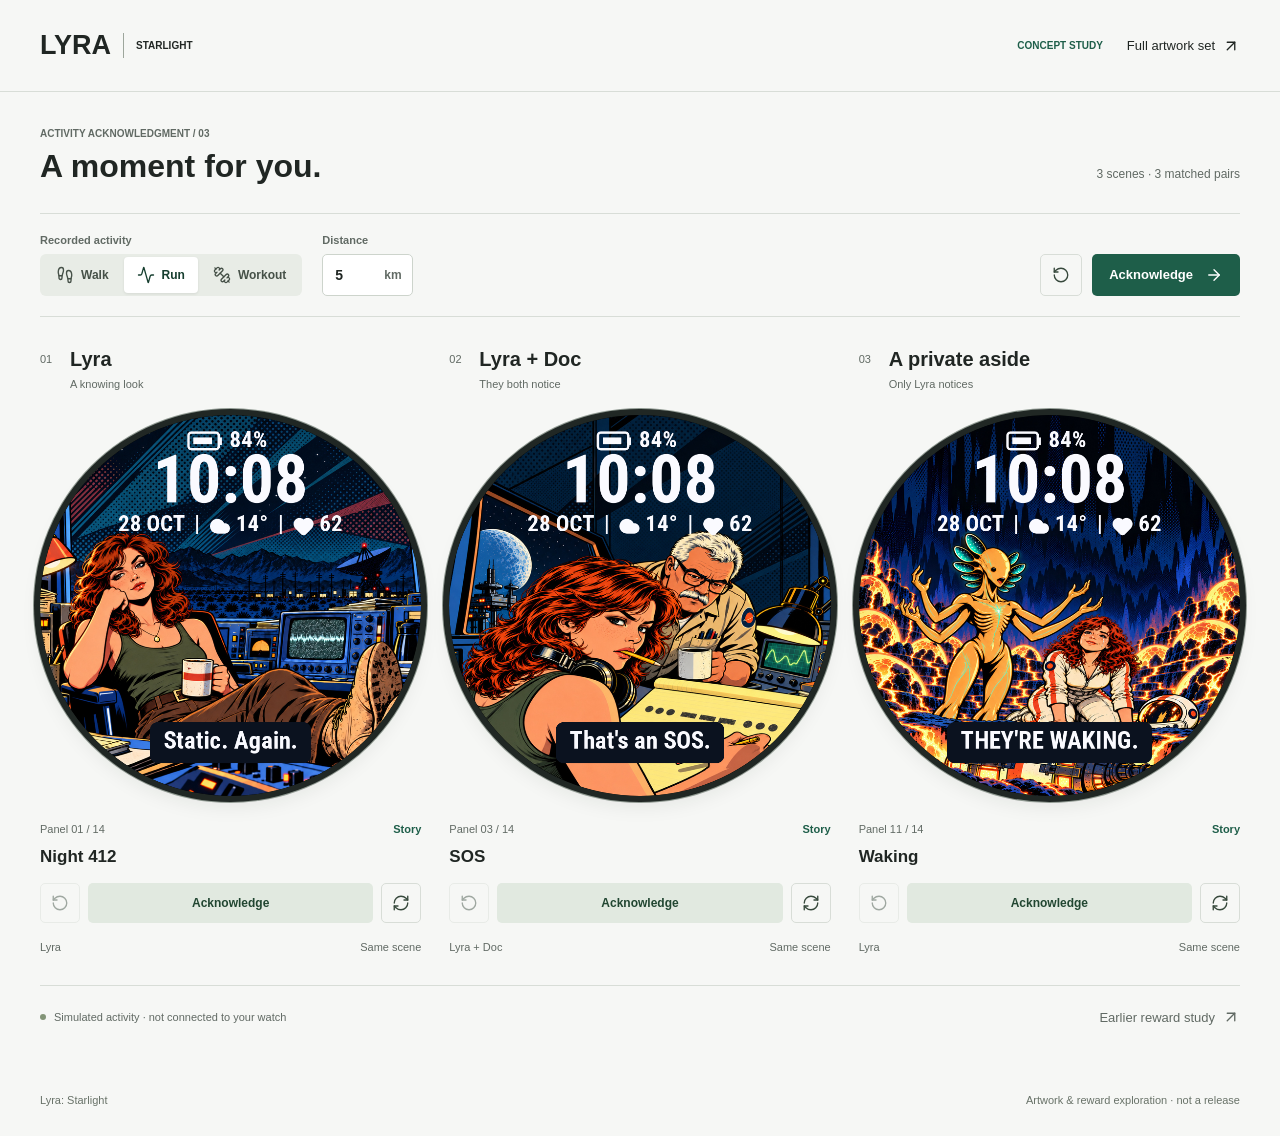
<file: index.html>
<!doctype html>
<html lang="en">
<head>
  <meta charset="utf-8">
  <meta name="viewport" content="width=device-width, initial-scale=1, viewport-fit=cover">
  <meta name="robots" content="noindex,nofollow">
  <meta name="theme-color" content="#f6f7f5">
  <title>Lyra · A Moment for You</title>
  <link rel="stylesheet" href="styles.css">
  <link rel="preload" href="assets/RobotoCondensed.ttf" as="font" type="font/ttf" crossorigin>
  <script defer src="assets/lucide.min.js"></script>
  <script type="module" src="acknowledgment.mjs?v=3"></script>
</head>
<body>
  <header class="site-header">
    <a class="wordmark" href="./">LYRA<span>STARLIGHT</span></a>
    <div class="header-actions"><span class="badge">CONCEPT STUDY</span>
      <a href="full-set.html" class="plain-link">Full artwork set <i data-lucide="arrow-up-right"></i></a></div>
  </header>
  <main>
    <div class="title-row"><div><p class="eyebrow">ACTIVITY ACKNOWLEDGMENT / 03</p>
      <h1>A moment for you.</h1></div><span class="edition">3 scenes · 3 matched pairs</span></div>
    <form class="controls" id="controls" aria-label="Preview conditions">
      <fieldset class="activity"><legend>Recorded activity</legend>
        <div class="segments">
          <label><input type="radio" name="activity" value="walk"><span><i data-lucide="footprints"></i>Walk</span></label>
          <label><input type="radio" name="activity" value="run" checked><span><i data-lucide="activity"></i>Run</span></label>
          <label><input type="radio" name="activity" value="workout"><span><i data-lucide="dumbbell"></i>Workout</span></label>
        </div>
      </fieldset>
      <label class="amount-label" id="distance-control">Distance<div class="amount"><input id="amount" type="number" min="3" max="99" step="1" value="5" inputmode="numeric" aria-label="Activity distance"><span id="unit">km</span></div></label>
      <label id="workout-control" hidden><input id="workout-recorded" type="checkbox" checked> Garmin workout recorded</label>
      <div class="shared-actions">
        <button type="button" id="reset" class="icon-button" title="Reset all three watches" aria-label="Reset all three watches"><i data-lucide="rotate-ccw"></i></button>
        <button type="button" id="next-all" class="primary"><span>Acknowledge</span><i data-lucide="arrow-right"></i></button>
      </div>
    </form>
    <p id="validation" role="status" class="validation" hidden></p>
    <div id="loading" role="status">Loading artwork…</div>
    <section class="watches" id="watches" aria-label="Three matched acknowledgment scenes" hidden></section>
    <div class="below">
      <span><span class="status-dot"></span>Simulated activity · not connected to your watch</span>
      <a class="plain-link" href="earlier-study.html">Earlier reward study <i data-lucide="arrow-up-right"></i></a>
    </div>
  </main>
  <footer>Lyra: Starlight <span>Artwork &amp; reward exploration · not a release</span></footer>
  <noscript>This interactive preview requires JavaScript.</noscript>
</body>
</html>
</file>
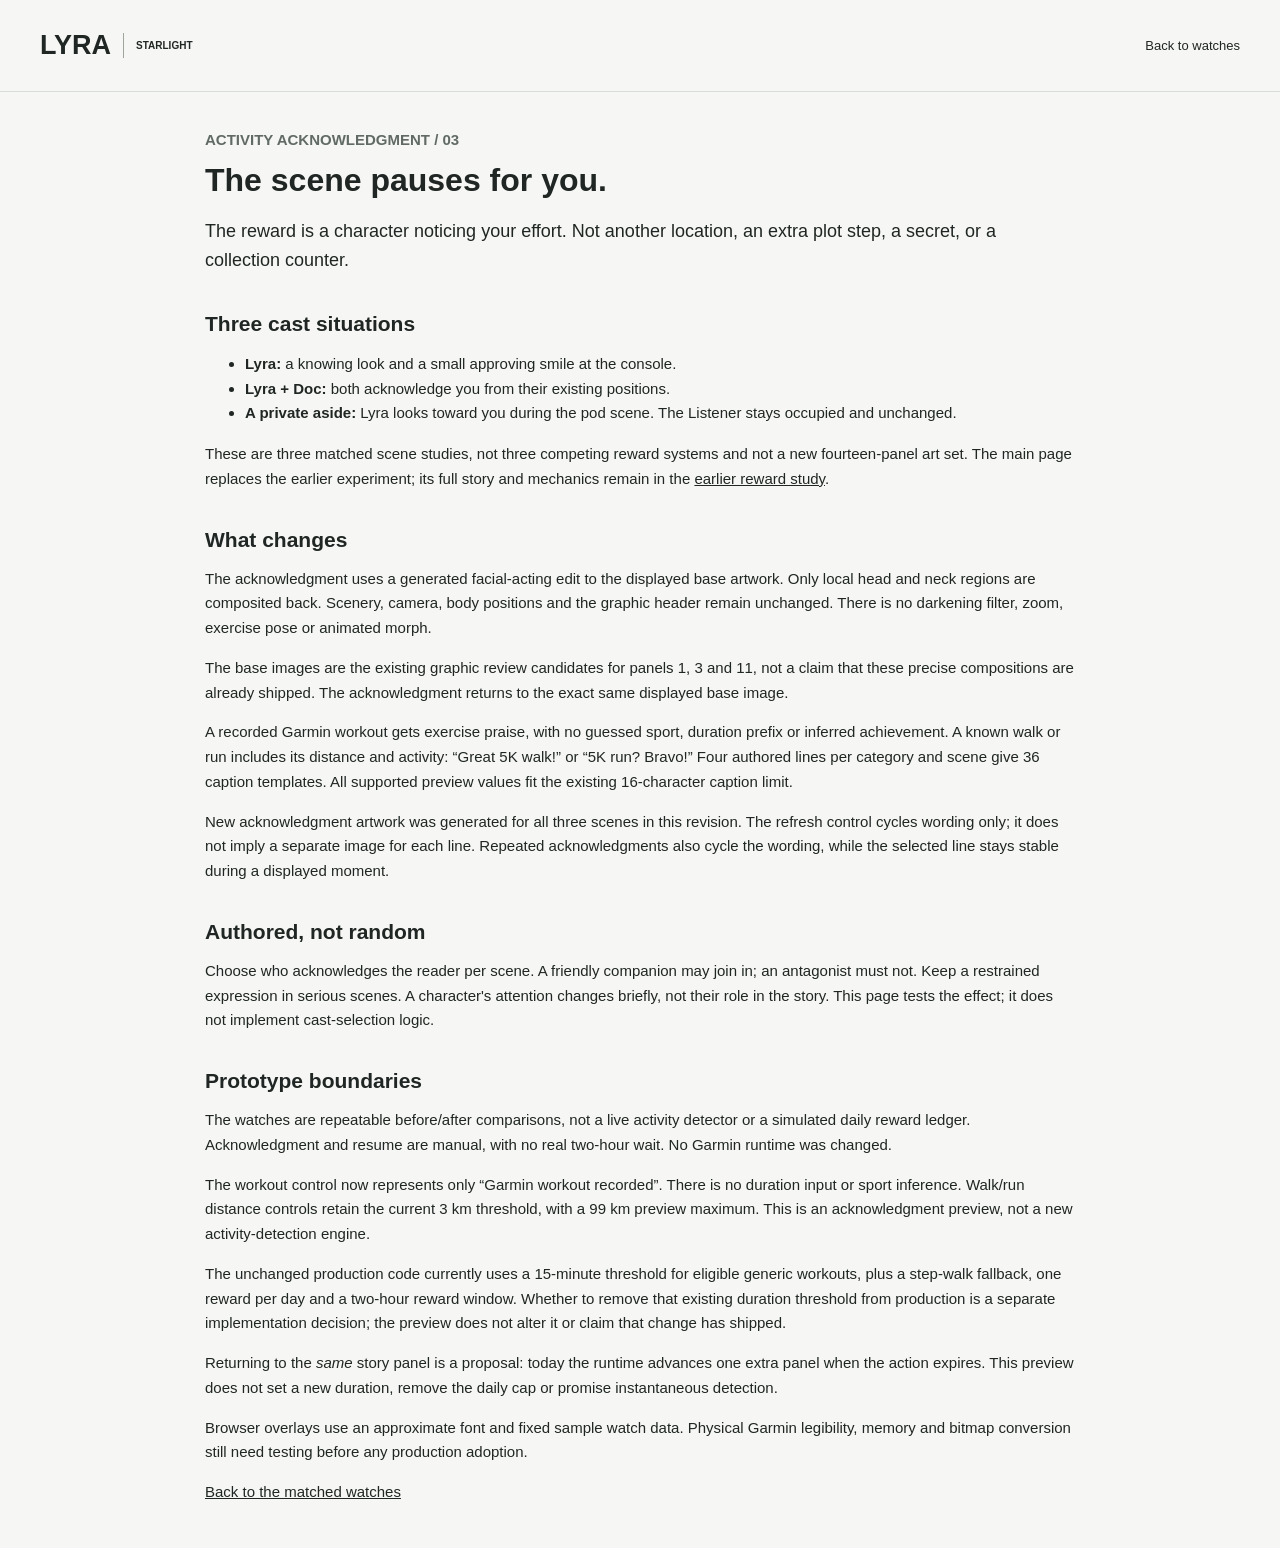
<file: direction.html>
<!doctype html>
<html lang="en">
<head>
  <meta charset="utf-8">
  <meta name="viewport" content="width=device-width, initial-scale=1">
  <meta name="robots" content="noindex,nofollow">
  <title>Lyra · Acknowledgment Notes</title>
  <link rel="stylesheet" href="styles.css">
</head>
<body>
  <header class="site-header"><a class="wordmark" href="./">LYRA<span>STARLIGHT</span></a>
    <a class="plain-link" href="./">Back to watches</a></header>
  <main class="document">
    <p class="eyebrow">ACTIVITY ACKNOWLEDGMENT / 03</p>
    <h1>The scene pauses for you.</h1>
    <p class="lede">The reward is a character noticing your effort. Not another
      location, an extra plot step, a secret, or a collection counter.</p>
    <h2>Three cast situations</h2>
    <ul>
      <li><strong>Lyra:</strong> a knowing look and a small approving smile at the console.</li>
      <li><strong>Lyra + Doc:</strong> both acknowledge you from their existing positions.</li>
      <li><strong>A private aside:</strong> Lyra looks toward you during the pod scene.
        The Listener stays occupied and unchanged.</li>
    </ul>
    <p>These are three matched scene studies, not three competing reward systems
      and not a new fourteen-panel art set. The main page replaces the earlier
      experiment; its full story and mechanics remain in the
      <a href="earlier-study.html">earlier reward study</a>.</p>
    <h2>What changes</h2>
    <p>The acknowledgment uses a generated facial-acting edit to the displayed
      base artwork. Only local head and neck regions are composited back.
      Scenery, camera, body positions and the graphic header remain unchanged.
      There is no darkening filter, zoom, exercise pose or animated morph.</p>
    <p>The base images are the existing graphic review candidates for panels 1,
      3 and 11, not a claim that these precise compositions are already shipped.
      The acknowledgment returns to the exact same displayed base image.</p>
    <p>A recorded Garmin workout gets exercise praise, with no guessed sport,
      duration prefix or inferred achievement. A known walk or run includes its
      distance and activity: “Great 5K walk!” or “5K run? Bravo!”
      Four authored lines per category and scene give 36 caption templates.
      All supported preview values fit the existing 16-character caption limit.</p>
    <p>New acknowledgment artwork was generated for all three scenes in this
      revision. The refresh control cycles wording only; it does not imply a
      separate image for each line. Repeated acknowledgments also cycle the
      wording, while the selected line stays stable during a displayed moment.</p>
    <h2>Authored, not random</h2>
    <p>Choose who acknowledges the reader per scene. A friendly companion may
      join in; an antagonist must not. Keep a restrained expression in serious
      scenes. A character's attention changes briefly, not their role in the story.
      This page tests the effect; it does not implement cast-selection logic.</p>
    <h2>Prototype boundaries</h2>
    <p>The watches are repeatable before/after comparisons, not a live activity
      detector or a simulated daily reward ledger. Acknowledgment and resume
      are manual, with no real two-hour wait. No Garmin runtime was changed.</p>
    <p>The workout control now represents only “Garmin workout recorded”.
      There is no duration input or sport inference. Walk/run distance controls
      retain the current 3 km threshold, with a 99 km preview maximum.
      This is an acknowledgment preview, not a new activity-detection engine.</p>
    <p>The unchanged production code currently uses a 15-minute threshold for
      eligible generic workouts, plus a step-walk fallback, one reward per day
      and a two-hour reward window. Whether to remove that existing duration
      threshold from production is a separate implementation decision; the
      preview does not alter it or claim that change has shipped.</p>
    <p>Returning to the <em>same</em> story panel is a proposal: today the runtime
      advances one extra panel when the action expires. This preview does not
      set a new duration, remove the daily cap or promise instantaneous detection.</p>
    <p>Browser overlays use an approximate font and fixed sample watch data.
      Physical Garmin legibility, memory and bitmap conversion still need testing
      before any production adoption.</p>
    <p><a href="./">Back to the matched watches</a></p>
  </main>
</body>
</html>
</file>
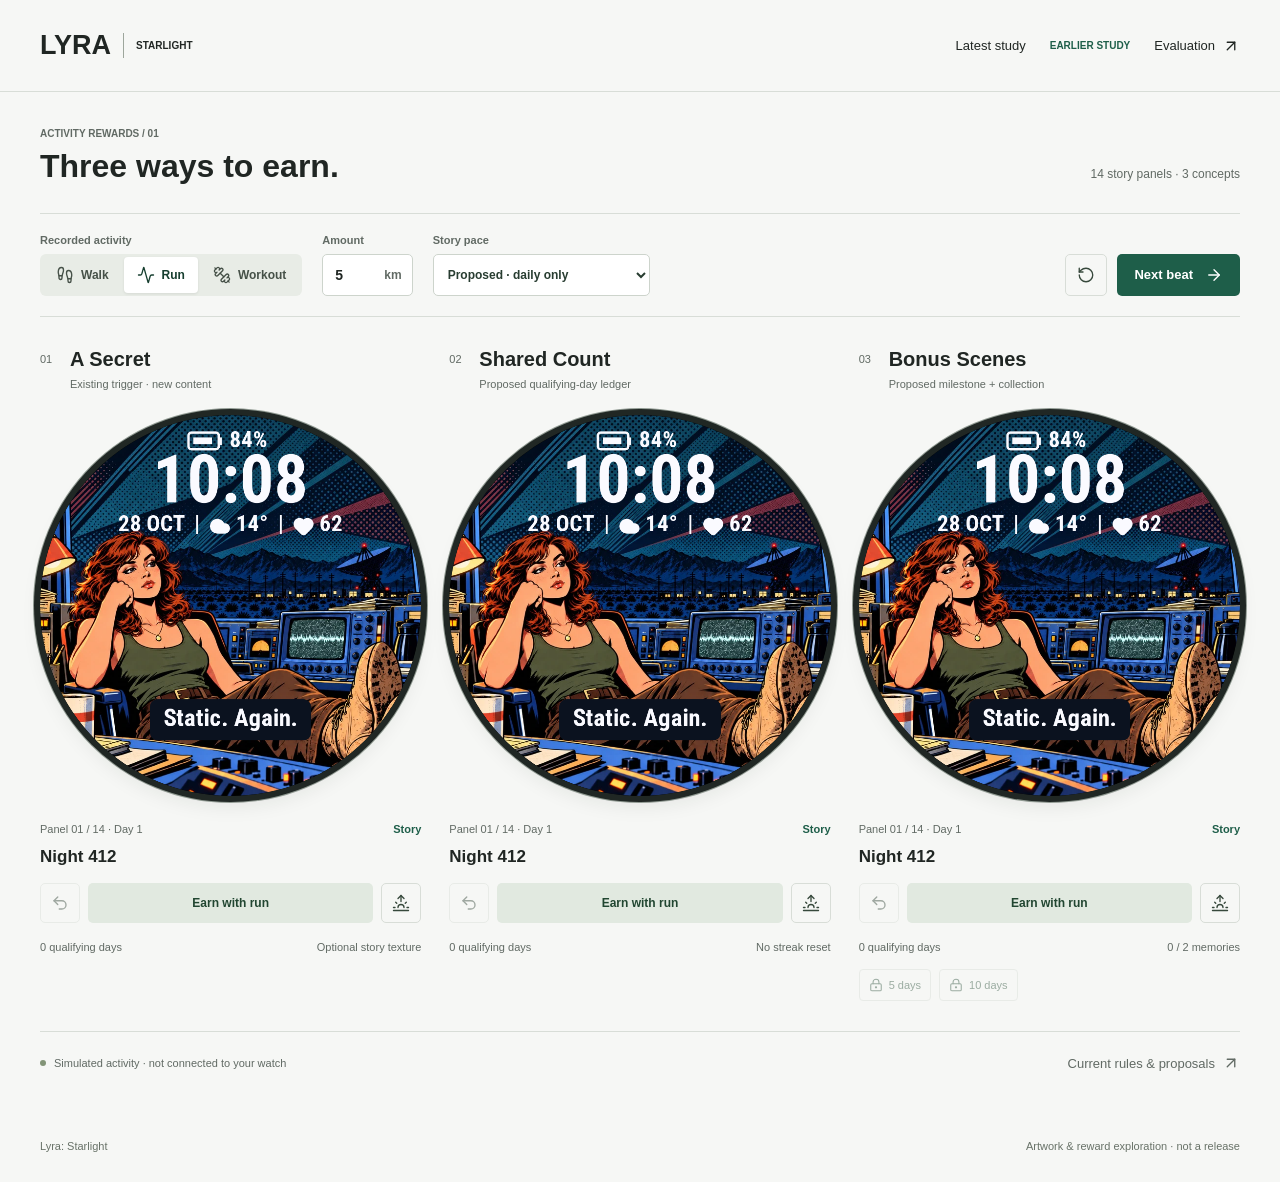
<file: earlier-study.html>
<!doctype html>
<html lang="en">
<head>
  <meta charset="utf-8">
  <meta name="viewport" content="width=device-width, initial-scale=1, viewport-fit=cover">
  <meta name="robots" content="noindex,nofollow">
  <meta name="theme-color" content="#f6f7f5">
  <title>Lyra · Three Ways to Earn</title>
  <link rel="stylesheet" href="styles.css">
  <link rel="preload" href="assets/RobotoCondensed.ttf" as="font" type="font/ttf" crossorigin>
  <script defer src="assets/lucide.min.js"></script>
  <script type="module" src="app.mjs"></script>
</head>
<body>
  <header class="site-header">
    <a class="wordmark" href="./">LYRA<span>STARLIGHT</span></a>
    <div class="header-actions"><a class="plain-link" href="./">Latest study</a><span class="badge">EARLIER STUDY</span>
      <a href="evaluation.html" class="plain-link">Evaluation <i data-lucide="arrow-up-right"></i></a></div>
  </header>
  <main>
    <div class="title-row"><div><p class="eyebrow">ACTIVITY REWARDS / 01</p>
      <h1>Three ways to earn.</h1></div><span class="edition">14 story panels · 3 concepts</span></div>
    <form class="controls" id="controls" aria-label="Preview conditions">
      <fieldset class="activity"><legend>Recorded activity</legend>
        <div class="segments">
          <label><input type="radio" name="activity" value="walk"><span><i data-lucide="footprints"></i>Walk</span></label>
          <label><input type="radio" name="activity" value="run" checked><span><i data-lucide="activity"></i>Run</span></label>
          <label><input type="radio" name="activity" value="workout"><span><i data-lucide="dumbbell"></i>Workout</span></label>
        </div>
      </fieldset>
      <label class="amount-label">Amount<div class="amount"><input id="amount" type="number" min="3" max="99" step="1" value="5" inputmode="numeric" aria-label="Activity amount"><span id="unit">km</span></div></label>
      <label class="pace-label">Story pace<select id="pace">
        <option value="daily">Proposed · daily only</option>
        <option value="current">Current · extra reward step</option>
      </select></label>
      <div class="shared-actions">
        <button type="button" id="reset" class="icon-button" title="Reset all three watches" aria-label="Reset all three watches"><i data-lucide="rotate-ccw"></i></button>
        <button type="button" id="next-all" class="primary">Next beat <i data-lucide="arrow-right"></i></button>
      </div>
    </form>
    <p id="validation" role="status" class="validation" hidden></p>
    <div id="loading" role="status">Loading artwork…</div>
    <section class="watches" id="watches" aria-label="Three interactive reward concepts" hidden></section>
    <div class="below">
      <span><span class="status-dot"></span>Simulated activity · not connected to your watch</span>
      <a class="plain-link" href="evaluation.html#rules">Current rules &amp; proposals <i data-lucide="arrow-up-right"></i></a>
    </div>
  </main>
  <footer>Lyra: Starlight <span>Artwork &amp; reward exploration · not a release</span></footer>
  <noscript>This interactive preview requires JavaScript.</noscript>
</body>
</html>
</file>
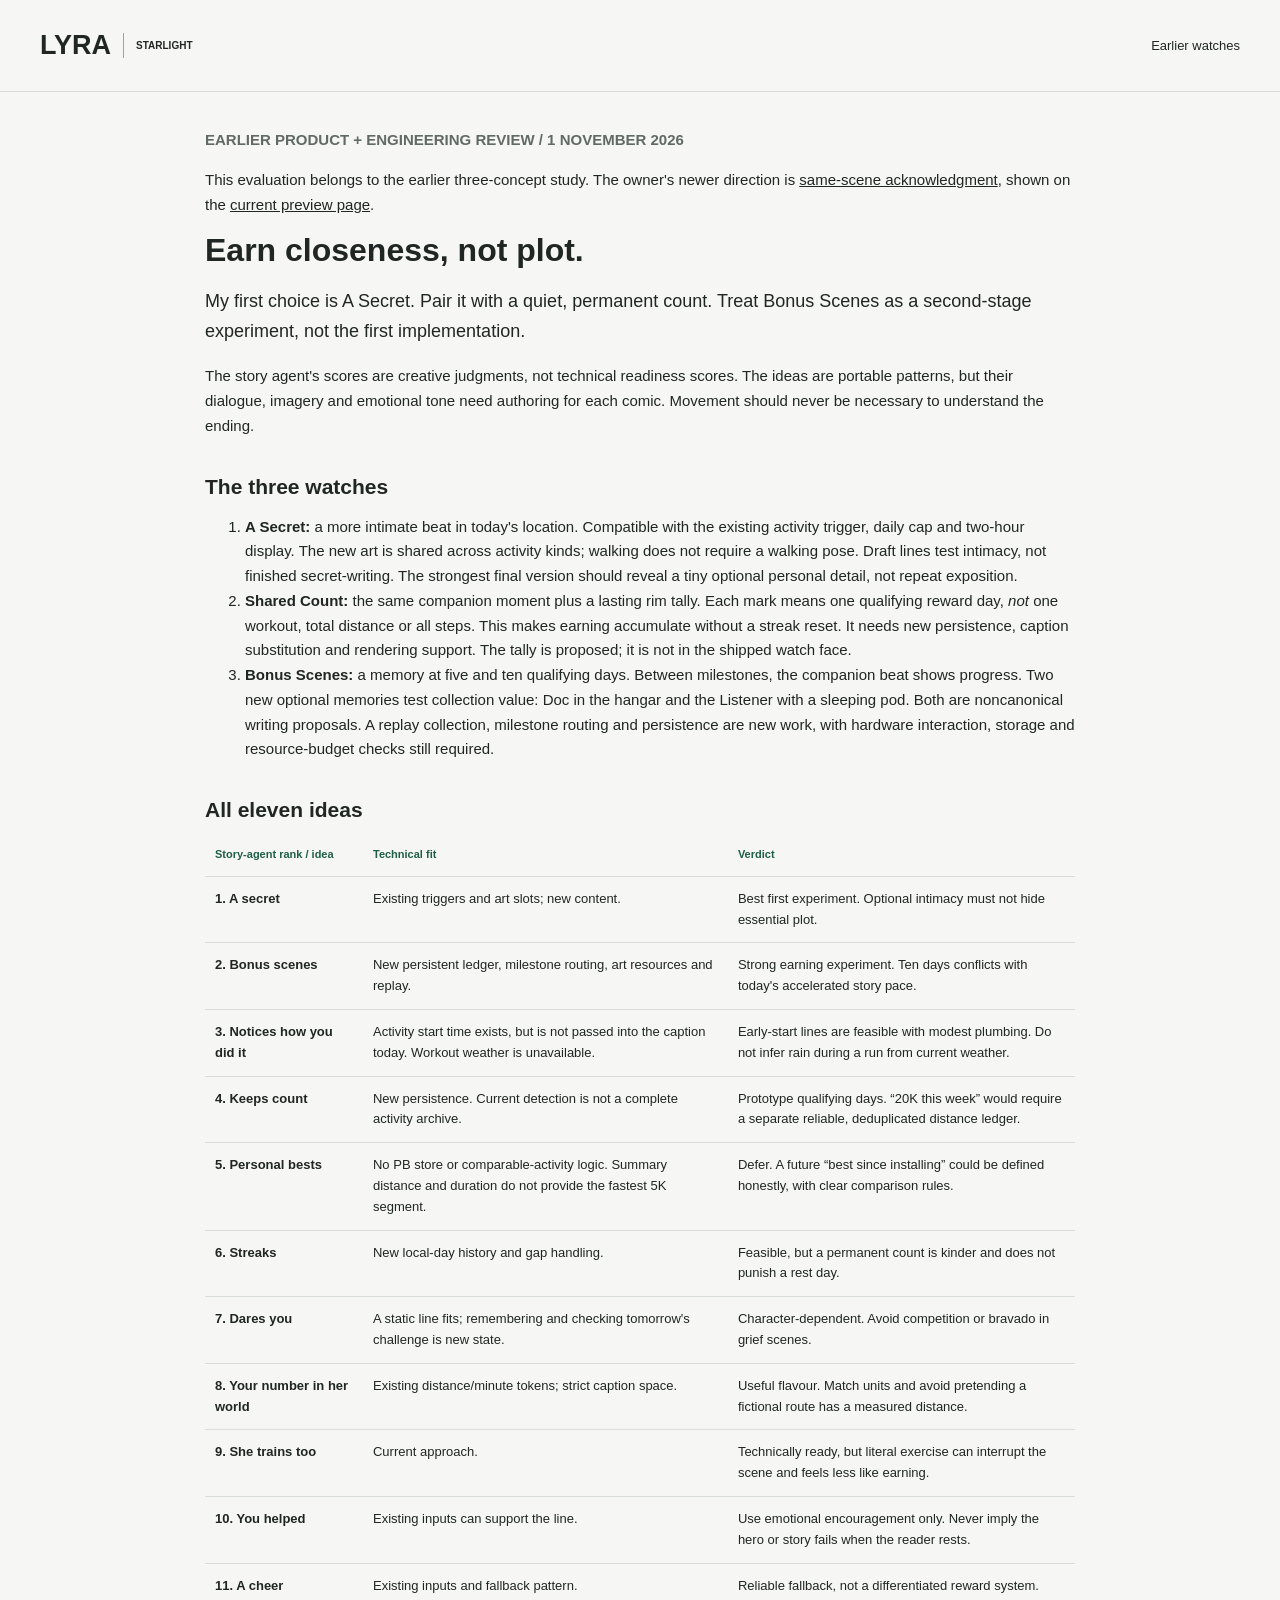
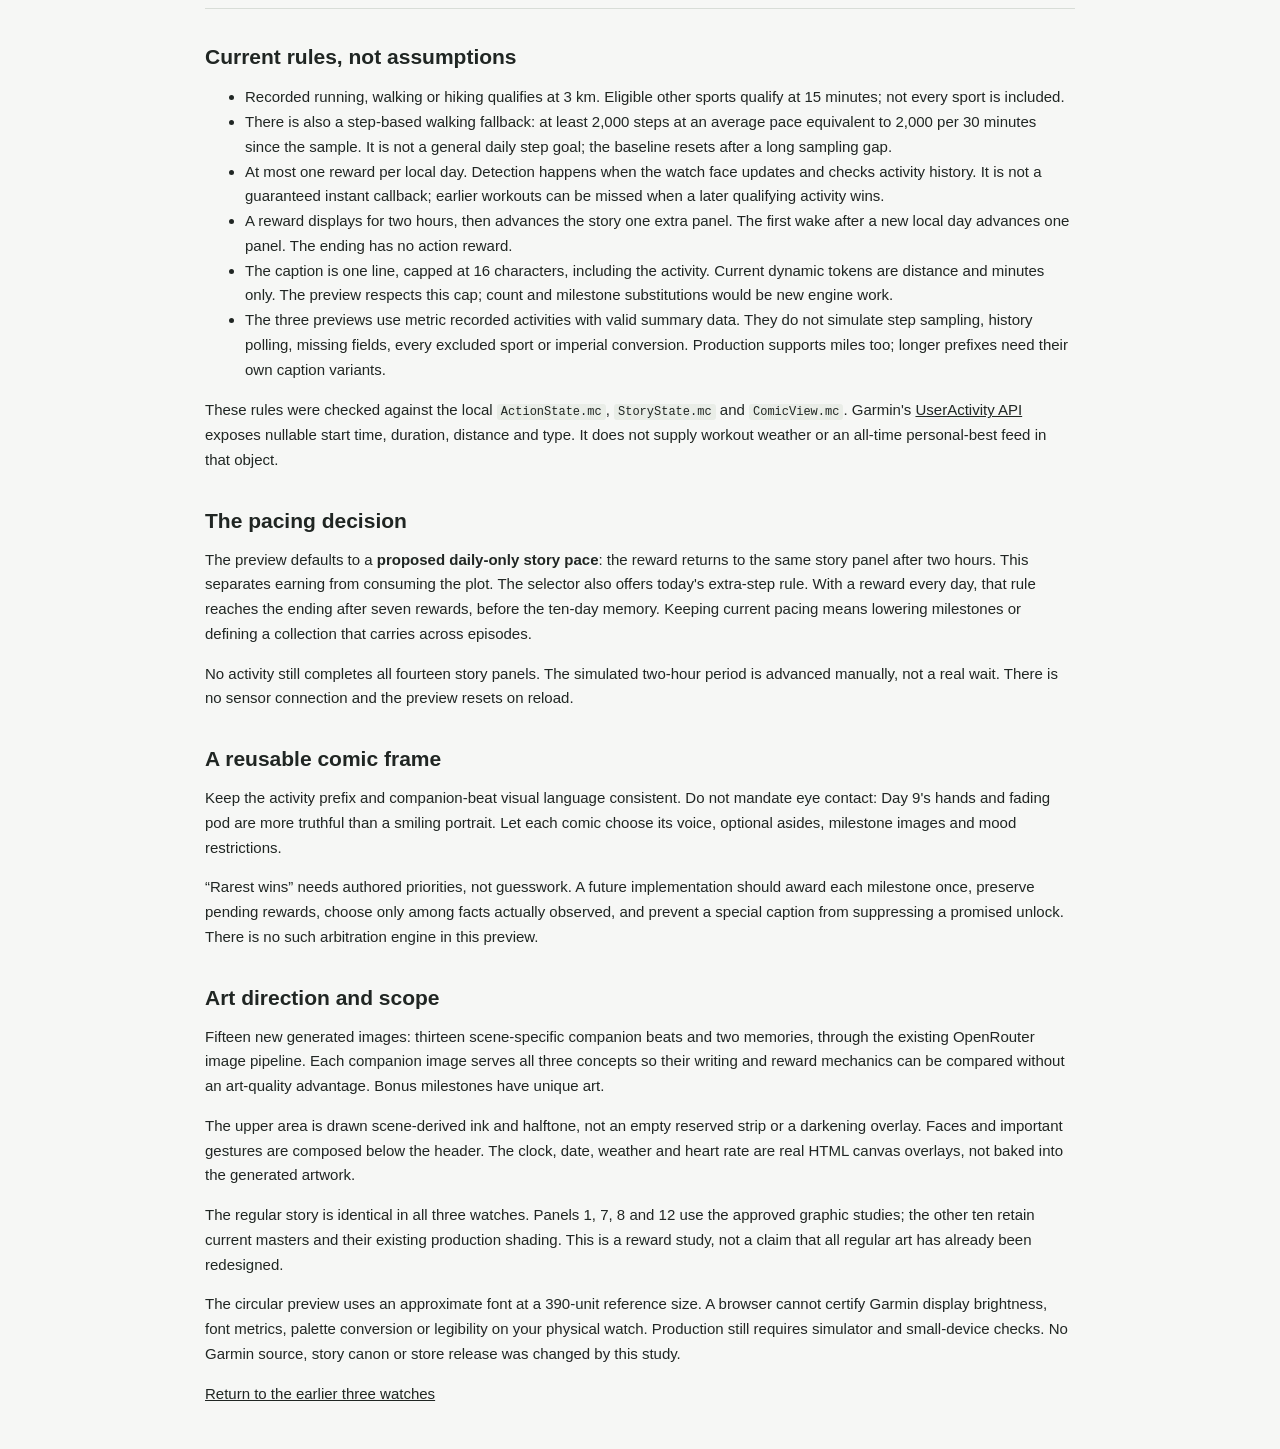
<file: evaluation.html>
<!doctype html>
<html lang="en">
<head>
  <meta charset="utf-8">
  <meta name="viewport" content="width=device-width, initial-scale=1">
  <meta name="robots" content="noindex,nofollow">
  <title>Lyra · Reward Evaluation</title>
  <link rel="stylesheet" href="styles.css">
</head>
<body>
  <header class="site-header">
    <a class="wordmark" href="./">LYRA<span>STARLIGHT</span></a>
    <a class="plain-link" href="earlier-study.html">Earlier watches</a>
  </header>
  <main class="document">
    <p class="eyebrow">EARLIER PRODUCT + ENGINEERING REVIEW / 1 NOVEMBER 2026</p>
    <p>This evaluation belongs to the earlier three-concept study. The owner's
      newer direction is <a href="direction.html">same-scene acknowledgment</a>,
      shown on the <a href="./">current preview page</a>.</p>
    <h1>Earn closeness, not plot.</h1>
    <p class="lede">My first choice is A Secret. Pair it with a quiet, permanent count.
      Treat Bonus Scenes as a second-stage experiment, not the first implementation.</p>
    <p>The story agent's scores are creative judgments, not technical readiness scores.
      The ideas are portable patterns, but their dialogue, imagery and emotional tone
      need authoring for each comic. Movement should never be necessary to understand
      the ending.</p>
    <h2>The three watches</h2>
    <ol>
      <li><strong>A Secret:</strong> a more intimate beat in today's location. Compatible
        with the existing activity trigger, daily cap and two-hour display. The new
        art is shared across activity kinds; walking does not require a walking pose.
        Draft lines test intimacy, not finished secret-writing. The strongest final
        version should reveal a tiny optional personal detail, not repeat exposition.</li>
      <li><strong>Shared Count:</strong> the same companion moment plus a lasting rim
        tally. Each mark means one qualifying reward day, <em>not</em> one workout,
        total distance or all steps. This makes earning accumulate without a streak
        reset. It needs new persistence, caption substitution and rendering support.
        The tally is proposed; it is not in the shipped watch face.</li>
      <li><strong>Bonus Scenes:</strong> a memory at five and ten qualifying days.
        Between milestones, the companion beat shows progress. Two new optional
        memories test collection value: Doc in the hangar and the Listener with a
        sleeping pod. Both are noncanonical writing proposals. A replay collection,
        milestone routing and persistence are new work, with hardware interaction,
        storage and resource-budget checks still required.</li>
    </ol>
    <h2>All eleven ideas</h2>
    <div class="table-scroll">
      <table>
        <thead><tr><th>Story-agent rank / idea</th><th>Technical fit</th><th>Verdict</th></tr></thead>
        <tbody>
          <tr><td>1. A secret</td><td>Existing triggers and art slots; new content.</td><td>Best first experiment. Optional intimacy must not hide essential plot.</td></tr>
          <tr><td>2. Bonus scenes</td><td>New persistent ledger, milestone routing, art resources and replay.</td><td>Strong earning experiment. Ten days conflicts with today's accelerated story pace.</td></tr>
          <tr><td>3. Notices how you did it</td><td>Activity start time exists, but is not passed into the caption today. Workout weather is unavailable.</td><td>Early-start lines are feasible with modest plumbing. Do not infer rain during a run from current weather.</td></tr>
          <tr><td>4. Keeps count</td><td>New persistence. Current detection is not a complete activity archive.</td><td>Prototype qualifying days. “20K this week” would require a separate reliable, deduplicated distance ledger.</td></tr>
          <tr><td>5. Personal bests</td><td>No PB store or comparable-activity logic. Summary distance and duration do not provide the fastest 5K segment.</td><td>Defer. A future “best since installing” could be defined honestly, with clear comparison rules.</td></tr>
          <tr><td>6. Streaks</td><td>New local-day history and gap handling.</td><td>Feasible, but a permanent count is kinder and does not punish a rest day.</td></tr>
          <tr><td>7. Dares you</td><td>A static line fits; remembering and checking tomorrow's challenge is new state.</td><td>Character-dependent. Avoid competition or bravado in grief scenes.</td></tr>
          <tr><td>8. Your number in her world</td><td>Existing distance/minute tokens; strict caption space.</td><td>Useful flavour. Match units and avoid pretending a fictional route has a measured distance.</td></tr>
          <tr><td>9. She trains too</td><td>Current approach.</td><td>Technically ready, but literal exercise can interrupt the scene and feels less like earning.</td></tr>
          <tr><td>10. You helped</td><td>Existing inputs can support the line.</td><td>Use emotional encouragement only. Never imply the hero or story fails when the reader rests.</td></tr>
          <tr><td>11. A cheer</td><td>Existing inputs and fallback pattern.</td><td>Reliable fallback, not a differentiated reward system.</td></tr>
        </tbody>
      </table>
    </div>
    <h2 id="rules">Current rules, not assumptions</h2>
    <ul>
      <li>Recorded running, walking or hiking qualifies at 3 km. Eligible other sports
        qualify at 15 minutes; not every sport is included.</li>
      <li>There is also a step-based walking fallback: at least 2,000 steps at an
        average pace equivalent to 2,000 per 30 minutes since the sample. It is not
        a general daily step goal; the baseline resets after a long sampling gap.</li>
      <li>At most one reward per local day. Detection happens when the watch face
        updates and checks activity history. It is not a guaranteed instant callback;
        earlier workouts can be missed when a later qualifying activity wins.</li>
      <li>A reward displays for two hours, then advances the story one extra panel.
        The first wake after a new local day advances one panel. The ending has no
        action reward.</li>
      <li>The caption is one line, capped at 16 characters, including the activity.
        Current dynamic tokens are distance and minutes only. The preview respects
        this cap; count and milestone substitutions would be new engine work.</li>
      <li>The three previews use metric recorded activities with valid summary data.
        They do not simulate step sampling, history polling, missing fields, every
        excluded sport or imperial conversion. Production supports miles too;
        longer prefixes need their own caption variants.</li>
    </ul>
    <p>These rules were checked against the local <code>ActionState.mc</code>,
      <code>StoryState.mc</code> and <code>ComicView.mc</code>. Garmin's
      <a href="https://developer.garmin.com/connect-iq/api-docs/Toybox/UserProfile/UserActivity.html">UserActivity API</a>
      exposes nullable start time, duration, distance and type. It does not supply
      workout weather or an all-time personal-best feed in that object.</p>
    <h2>The pacing decision</h2>
    <p>The preview defaults to a <strong>proposed daily-only story pace</strong>:
      the reward returns to the same story panel after two hours. This separates
      earning from consuming the plot. The selector also offers today's extra-step
      rule. With a reward every day, that rule reaches the ending after seven
      rewards, before the ten-day memory. Keeping current pacing means lowering
      milestones or defining a collection that carries across episodes.</p>
    <p>No activity still completes all fourteen story panels. The simulated two-hour
      period is advanced manually, not a real wait. There is no sensor connection
      and the preview resets on reload.</p>
    <h2>A reusable comic frame</h2>
    <p>Keep the activity prefix and companion-beat visual language consistent.
      Do not mandate eye contact: Day 9's hands and fading pod are more truthful
      than a smiling portrait. Let each comic choose its voice, optional asides,
      milestone images and mood restrictions.</p>
    <p>“Rarest wins” needs authored priorities, not guesswork. A future implementation
      should award each milestone once, preserve pending rewards, choose only among
      facts actually observed, and prevent a special caption from suppressing a
      promised unlock. There is no such arbitration engine in this preview.</p>
    <h2>Art direction and scope</h2>
    <p>Fifteen new generated images: thirteen scene-specific companion beats and
      two memories, through the existing OpenRouter image pipeline. Each companion
      image serves all three concepts so their writing and reward mechanics can
      be compared without an art-quality advantage. Bonus milestones have unique art.</p>
    <p>The upper area is drawn scene-derived ink and halftone, not an empty reserved
      strip or a darkening overlay. Faces and important gestures are composed below
      the header. The clock, date, weather and heart rate are real HTML canvas
      overlays, not baked into the generated artwork.</p>
    <p>The regular story is identical in all three watches. Panels 1, 7, 8 and 12 use
      the approved graphic studies; the other ten retain current masters and their
      existing production shading. This is a reward study, not a claim that all
      regular art has already been redesigned.</p>
    <p>The circular preview uses an approximate font at a 390-unit reference size.
      A browser cannot certify Garmin display brightness, font metrics, palette
      conversion or legibility on your physical watch. Production still requires
      simulator and small-device checks. No Garmin source, story canon or store
      release was changed by this study.</p>
    <p><a href="earlier-study.html">Return to the earlier three watches</a></p>
  </main>
</body>
</html>
</file>
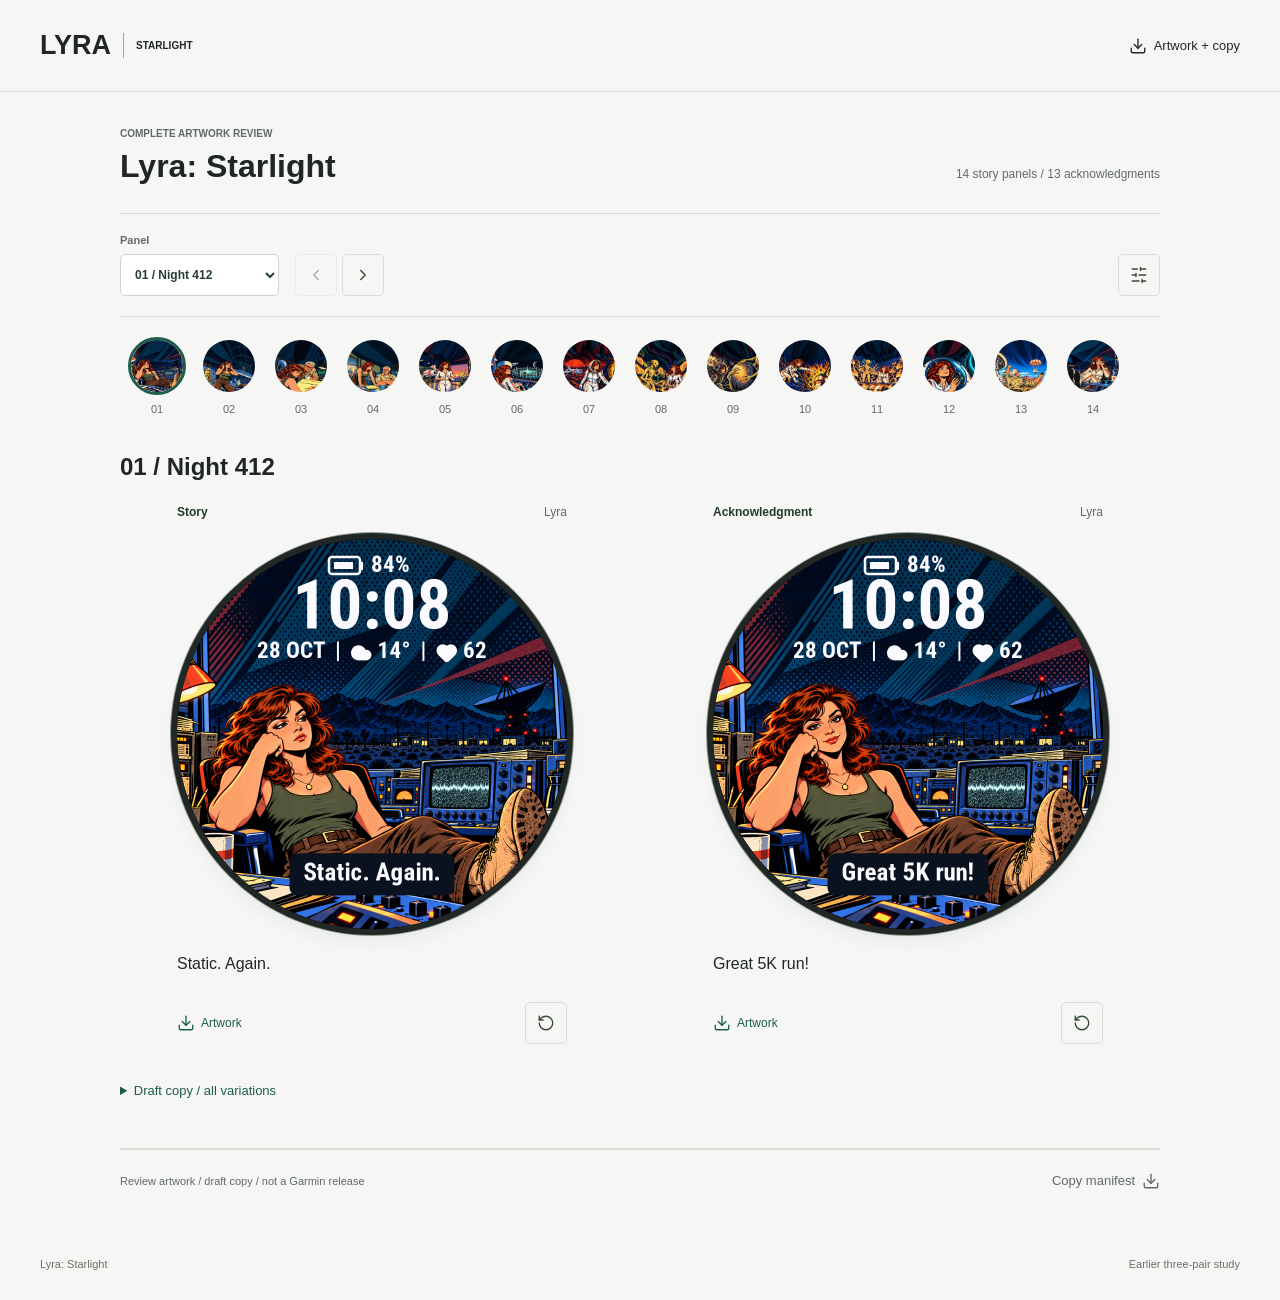
<file: full-set.html>
<!doctype html>
<html lang="en">
<head>
  <meta charset="utf-8">
  <meta name="viewport" content="width=device-width, initial-scale=1, viewport-fit=cover">
  <meta name="robots" content="noindex,nofollow">
  <title>Lyra: Starlight | Complete Artwork Review</title>
  <link rel="stylesheet" href="styles.css">
  <link rel="stylesheet" href="full-set.css?v=1">
  <link rel="preload" href="assets/RobotoCondensed.ttf" as="font" type="font/ttf" crossorigin>
  <script defer src="assets/lucide.min.js"></script>
  <script type="module" src="full-set.mjs?v=1"></script>
</head>
<body>
  <header class="site-header">
    <a class="wordmark" href="./">LYRA<span>STARLIGHT</span></a>
    <a class="plain-link" href="lyra-full-artwork-review.zip" download><i data-lucide="download"></i>Artwork + copy</a>
  </header>
  <main class="full-review">
    <div class="title-row"><div><p class="eyebrow">COMPLETE ARTWORK REVIEW</p><h1>Lyra: Starlight</h1></div>
      <span class="edition">14 story panels / 13 acknowledgments</span></div>
    <form class="controls" id="review-controls" aria-label="Review settings">
      <label class="amount-label">Panel<select id="panel" aria-label="Panel"><option value="all">All panels</option></select></label>
      <div class="panel-arrows">
        <button class="icon-button" type="button" id="previous" aria-label="Previous panel" title="Previous panel"><i data-lucide="chevron-left"></i></button>
        <button class="icon-button" type="button" id="next" aria-label="Next panel" title="Next panel"><i data-lucide="chevron-right"></i></button>
      </div>
      <button class="icon-button" type="button" id="settings-toggle" title="Preview settings" aria-label="Preview settings" aria-expanded="false" aria-controls="review-settings"><i data-lucide="sliders-horizontal"></i></button>
      <div id="review-settings" hidden>
        <label class="amount-label">Recorded activity<select id="activity"><option value="walk">Walk</option><option value="run" selected>Run</option><option value="workout">Garmin workout</option></select></label>
        <label class="amount-label" id="distance-label">Distance<div class="amount"><input type="number" id="distance" min="3" max="99" step="1" value="5" aria-label="Distance in kilometers" inputmode="numeric"><span>km</span></div></label>
        <label class="amount-label">Copy variation<select id="variation"><option value="0">1 of 4</option><option value="1">2 of 4</option><option value="2">3 of 4</option><option value="3">4 of 4</option></select></label>
        <div class="view-toggles"><label><input type="checkbox" id="show-ui" checked>Watch data</label><label><input type="checkbox" id="show-copy" checked>Caption</label></div>
      </div>
    </form>
    <p id="review-error" class="validation" role="alert" hidden></p>
    <nav id="filmstrip" aria-label="Panel thumbnails"></nav>
    <p id="review-loading" role="status">Loading artwork...</p>
    <div id="review-scenes"></div>
    <div class="below"><span>Review artwork / draft copy / not a Garmin release</span><a class="plain-link" href="full-set-copy.md" download>Copy manifest <i data-lucide="download"></i></a></div>
  </main>
  <footer>Lyra: Starlight <a href="./">Earlier three-pair study</a></footer>
  <noscript>This review requires JavaScript. The artwork and copy ZIP is available above.</noscript>
</body>
</html>
</file>
<file: styles.css>
@font-face{font-family:Watch;src:url("assets/RobotoCondensed.ttf") format("truetype");font-weight:100 900;font-display:swap}
:root{font-family:-apple-system,BlinkMacSystemFont,"Segoe UI",sans-serif;color:#202623;background:#f6f7f5;font-synthesis:none;letter-spacing:0;--green:#1e5e49;--line:#d8ddd7;--muted:#616a64}
*{box-sizing:border-box}body{margin:0}button,input,select{font:inherit;letter-spacing:0}button,a,input,select{-webkit-tap-highlight-color:transparent}
button,a{touch-action:manipulation}button{cursor:pointer}a{color:inherit;text-decoration:none}button:disabled{cursor:default;opacity:.45}
button:focus-visible,a:focus-visible,input:focus-visible,select:focus-visible{outline:3px solid #b86d23;outline-offset:4px}
[hidden]{display:none!important}svg{width:18px;height:18px;stroke-width:1.8;flex-shrink:0}.site-header{height:92px;max-width:1360px;margin:auto;padding:0 40px;display:flex;align-items:center;justify-content:space-between;border-bottom:1px solid var(--line);gap:16px}
.wordmark{font-weight:850;font-size:27px;display:flex;gap:12px;align-items:center}.wordmark span{font-size:10px;font-weight:650;border-left:1px solid #9da69c;padding-left:12px;line-height:25px}.header-actions{display:flex;gap:24px;align-items:center}.badge{font-size:10px;font-weight:750;color:var(--green);letter-spacing:0}.plain-link{display:inline-flex;align-items:center;gap:7px;font-size:13px}.plain-link:hover{text-decoration:underline}
main{max-width:1360px;margin:0 auto;padding:36px 40px 28px}.title-row{display:flex;justify-content:space-between;align-items:flex-end;margin-bottom:28px;gap:16px}.eyebrow{font-size:10px;font-weight:650;color:var(--muted);margin:0 0 9px}h1{font-size:32px;line-height:1.15;margin:0;font-weight:700;letter-spacing:0}.edition{font-size:12px;color:var(--muted);padding-bottom:4px}
.controls{display:flex;gap:20px;align-items:flex-end;padding:20px 0;border-top:1px solid var(--line);border-bottom:1px solid var(--line);flex-wrap:wrap}.controls label,.controls legend{font-size:11px;font-weight:600;color:var(--muted)}fieldset{margin:0;padding:0;border:0}legend{padding:0;margin:0 0 8px}.segments{display:flex;gap:2px;padding:3px;background:#e8ece6;border-radius:6px}.segments label{position:relative}.segments input{position:absolute;opacity:0;width:100%;height:100%;margin:0;cursor:pointer}.segments span{height:36px;display:flex;align-items:center;gap:7px;padding:0 13px;border-radius:4px;color:#465148;font-size:12px;white-space:nowrap}.segments input:checked+span{background:#fff;color:#163e2f;box-shadow:0 1px 3px #00000015}.segments input:focus-visible+span{outline:3px solid #b86d23;outline-offset:2px}
.amount-label,.pace-label{display:grid;gap:8px}.amount{height:42px;display:flex;align-items:center;border:1px solid #cdd4cc;border-radius:5px;background:white;padding:0 10px}.amount input{width:51px;font-size:14px;font-weight:600;border:0;outline-offset:0;color:#202623}.amount span{font-size:12px}select{height:42px;max-width:100%;padding:0 32px 0 10px;border:1px solid #cdd4cc;border-radius:5px;color:#283d31;background:#fff;font-size:12px}.shared-actions{margin-left:auto;display:flex;gap:10px;align-items:center}
button{border:0}.primary{height:42px;display:inline-flex;align-items:center;justify-content:center;gap:12px;background:var(--green);color:white;padding:0 17px;border-radius:5px;font-size:13px;font-weight:600}.primary:hover{background:#164b39}.icon-button{height:42px;width:42px;display:inline-flex;align-items:center;justify-content:center;border-radius:5px;background:transparent;color:#37493c;border:1px solid var(--line)}.icon-button:hover{background:#e5eae2}.validation{font-size:13px;color:#8f3326}#loading{padding:80px 0;text-align:center;color:var(--muted)}
.watches{display:grid;grid-template-columns:repeat(3,minmax(0,1fr));gap:28px;padding:30px 0}.watch-column{min-width:0;position:relative}.concept-heading{display:flex;align-items:center;gap:10px;margin-bottom:7px}.concept-number{font-size:11px;color:var(--muted);width:20px}.concept-heading h2{font-size:20px;line-height:1.2;margin:0;font-weight:660}.fit-tag{font-size:11px;color:var(--muted);margin:0 0 22px;padding-left:30px;min-height:15px}.watch-button{display:block;width:100%;max-width:390px;aspect-ratio:1;margin:0 auto;position:relative;padding:0;background:#060808;border-radius:50%;overflow:hidden;box-shadow:0 0 0 6px #202724,0 0 0 7px #909a92,0 10px 20px #17211c14}.watch-button:hover{box-shadow:0 0 0 6px #28392f,0 0 0 8px #758c7d,0 10px 20px #17211c18}.watch-button canvas{display:block;width:100%;height:100%;aspect-ratio:1}.watch-button:focus-visible{outline-offset:11px}.watch-button[aria-busy="true"]{opacity:.65}
.watch-meta{margin-top:24px;display:flex;justify-content:space-between;gap:8px;align-items:center;font-size:11px;color:var(--muted);min-height:18px}.phase{color:var(--green);font-weight:600}.scene-title{font-size:17px;margin:8px 0 15px;line-height:1.3;min-height:22px;font-weight:600}.watch-actions{display:flex;gap:8px;align-items:center}.watch-actions .beat{flex:1;height:40px;border-radius:5px;background:#e1e9e0;color:#214631;font-size:12px;font-weight:650;padding:0 8px}.watch-actions .beat:hover{background:#d3e0d1}.watch-actions .icon-button{width:40px;height:40px}.statistics{display:flex;gap:6px;align-items:center;justify-content:space-between;margin:16px 0 0;font-size:11px;color:var(--muted);min-height:16px;font-variant-numeric:tabular-nums}.collection{display:flex;gap:8px;margin-top:14px;min-height:32px;flex-wrap:wrap}.memory-button{border:1px solid var(--line);border-radius:4px;padding:6px 9px;background:transparent;font-size:11px;color:#2f533e;display:flex;align-items:center;gap:6px}.memory-button svg{width:14px;height:14px}.memory-button.selected{background:#e1e9e0;border-color:#779b7d}
.below{display:flex;justify-content:space-between;gap:20px;padding-top:22px;border-top:1px solid var(--line);font-size:11px;color:var(--muted);align-items:center}.below>span{display:flex;align-items:center;gap:8px}.status-dot{width:6px;height:6px;border-radius:50%;background:#829477}footer{display:flex;justify-content:space-between;gap:15px;max-width:1360px;margin:20px auto 0;padding:20px 40px 30px;color:#687268;font-size:11px}
.document{max-width:950px}.document h1{margin-bottom:15px}.document h2{font-size:21px;margin:36px 0 12px}.document p,.document li{font-size:15px;line-height:1.65}.document .lede{font-size:18px}.document table{border-collapse:collapse;width:100%;font-size:13px;line-height:1.6}.document td,.document th{border-bottom:1px solid var(--line);text-align:left;padding:12px 10px;vertical-align:top}.document th{color:var(--green);font-size:11px}.document td:first-child{min-width:130px;font-weight:600}.document code{font-size:12px;background:#e9ede7;padding:1px 4px;border-radius:3px}.document a{text-decoration:underline}.table-scroll{overflow:auto}
@media(min-width:1500px){.watches{gap:42px}}
@media(max-width:1000px){.controls{gap:14px}.shared-actions{margin-left:0}.watches{gap:22px}.concept-heading h2{font-size:18px}.fit-tag{padding-left:0;font-size:10px}.watch-meta{font-size:10px}.statistics{font-size:10px}.scene-title{font-size:16px}}
@media(max-width:760px){.site-header{height:74px;padding:0 22px}.header-actions{gap:13px}.badge{display:none}main{padding:26px 22px 20px}.title-row{display:block;margin-bottom:20px}h1{font-size:29px}.edition{display:block;margin-top:10px}.controls{gap:14px 12px}.activity{flex:1}.segments span{padding:0 10px}.pace-label{flex:1;min-width:175px}.shared-actions{margin-left:auto}.primary{padding:0 13px}.watches{grid-template-columns:1fr;gap:36px;padding-top:28px}.watch-column{max-width:440px;width:100%;margin:0 auto;padding-bottom:24px;border-bottom:1px solid var(--line)}.watch-column:last-child{border-bottom:0;padding-bottom:0}.concept-heading h2{font-size:21px}.fit-tag{padding-left:30px;font-size:11px;margin-bottom:23px}.watch-button{width:calc(100% - 18px);max-width:360px}.watch-meta{font-size:12px;margin-top:23px}.statistics{font-size:12px}.scene-title{font-size:18px}.watch-actions .beat{font-size:13px}.watch-actions .icon-button{height:44px;width:44px}.watch-actions .beat{height:44px}.below{align-items:flex-start;flex-direction:column;gap:14px}footer{padding:16px 22px 28px;flex-direction:column;gap:9px}.document{padding-top:30px}.document h1{font-size:28px}.document p,.document li{font-size:14px}}
@media(max-width:370px){main,.site-header{padding-left:16px;padding-right:16px}.segments span{gap:4px;padding:0 7px}.amount{padding:0 7px}.amount input{width:39px}.pace-label{min-width:155px}select{font-size:11px;padding-right:18px}.shared-actions{gap:6px}.primary{font-size:12px;padding:0 9px}.wordmark{font-size:24px}}
@media(prefers-reduced-motion:no-preference){button{transition:background .15s,box-shadow .15s,opacity .15s}}
</file>
<file: full-set.css>
.full-review{max-width:1120px}
.full-review .controls{gap:16px}
.full-review select{max-width:230px}
.panel-arrows{display:flex;gap:5px}
#settings-toggle{margin-left:auto}
#review-settings{display:flex;flex-wrap:wrap;gap:16px;align-items:flex-end;width:100%;padding-top:12px}
.view-toggles{display:grid;gap:9px;align-self:center}
.view-toggles label{display:flex;gap:6px;align-items:center}
#filmstrip{display:flex;gap:14px;overflow-x:auto;padding:20px 8px 16px;scrollbar-width:thin}
.thumb{flex:0 0 58px;padding:0;background:none;border-radius:0;color:var(--muted);font-size:11px}
.thumb img{width:58px;height:58px;border-radius:50%;display:block;margin:0 0 8px;object-fit:cover;border:3px solid transparent}
.thumb[aria-current="true"] img{border-color:var(--green)}
.review-scene{padding:22px 0 36px;border-bottom:1px solid var(--line)}
.review-scene h2{font-size:24px;margin:0 0 8px;line-height:1.2}
.scene-note{max-width:720px;font-size:13px;line-height:1.5;color:var(--muted);margin:0 0 20px}
.review-pair{display:grid;grid-template-columns:repeat(2,minmax(0,1fr));gap:50px;padding:15px 9px 0}
.review-frame{min-width:0;margin:0}
.frame-label{display:flex;justify-content:space-between;gap:12px;margin:0 auto 20px;max-width:390px;font-size:12px;color:var(--muted)}
.frame-label strong{color:#233a2c;font-weight:600}
.review-frame .watch-button{width:100%;max-width:390px;transition:none}
.review-frame .watch-button:disabled{opacity:1}
.review-frame figcaption{margin:23px auto 0;max-width:390px;min-height:50px;font-size:16px;line-height:1.5;overflow-wrap:anywhere}
.frame-tools{display:flex;align-items:center;gap:8px;max-width:390px;margin:0 auto}
.frame-tools a{font-size:12px;color:var(--green);display:flex;align-items:center;gap:6px}
.frame-tools .icon-button{margin-left:auto}
.copy-lines{margin:26px 0 0;font-size:13px;line-height:1.7}
.copy-lines summary{cursor:pointer;color:var(--green);padding:10px 0}
.copy-lines p{margin:7px 0;overflow-wrap:anywhere}
.final-note{align-self:center;justify-self:center;font-size:15px;color:var(--muted)}
#review-loading{padding:35px 0}
@media(max-width:760px){
  .full-review .controls{gap:12px}
  .full-review select{max-width:205px}
  .full-review .controls>label select{width:180px;max-width:180px}
  .review-pair{grid-template-columns:1fr;gap:34px;padding:12px 9px 0}
  .review-frame .watch-button{max-width:360px}
  .review-scene h2{font-size:22px}
  .review-frame figcaption{font-size:15px;min-height:0;margin-bottom:14px}
  .final-note{padding:5px 0}
}
@media(max-width:370px){
  .full-review .controls{gap:10px}
  .full-review select{max-width:185px}
  .panel-arrows .icon-button{width:36px}
  #settings-toggle{width:36px}
  .full-review .controls>label select{max-width:154px}
}
</file>
